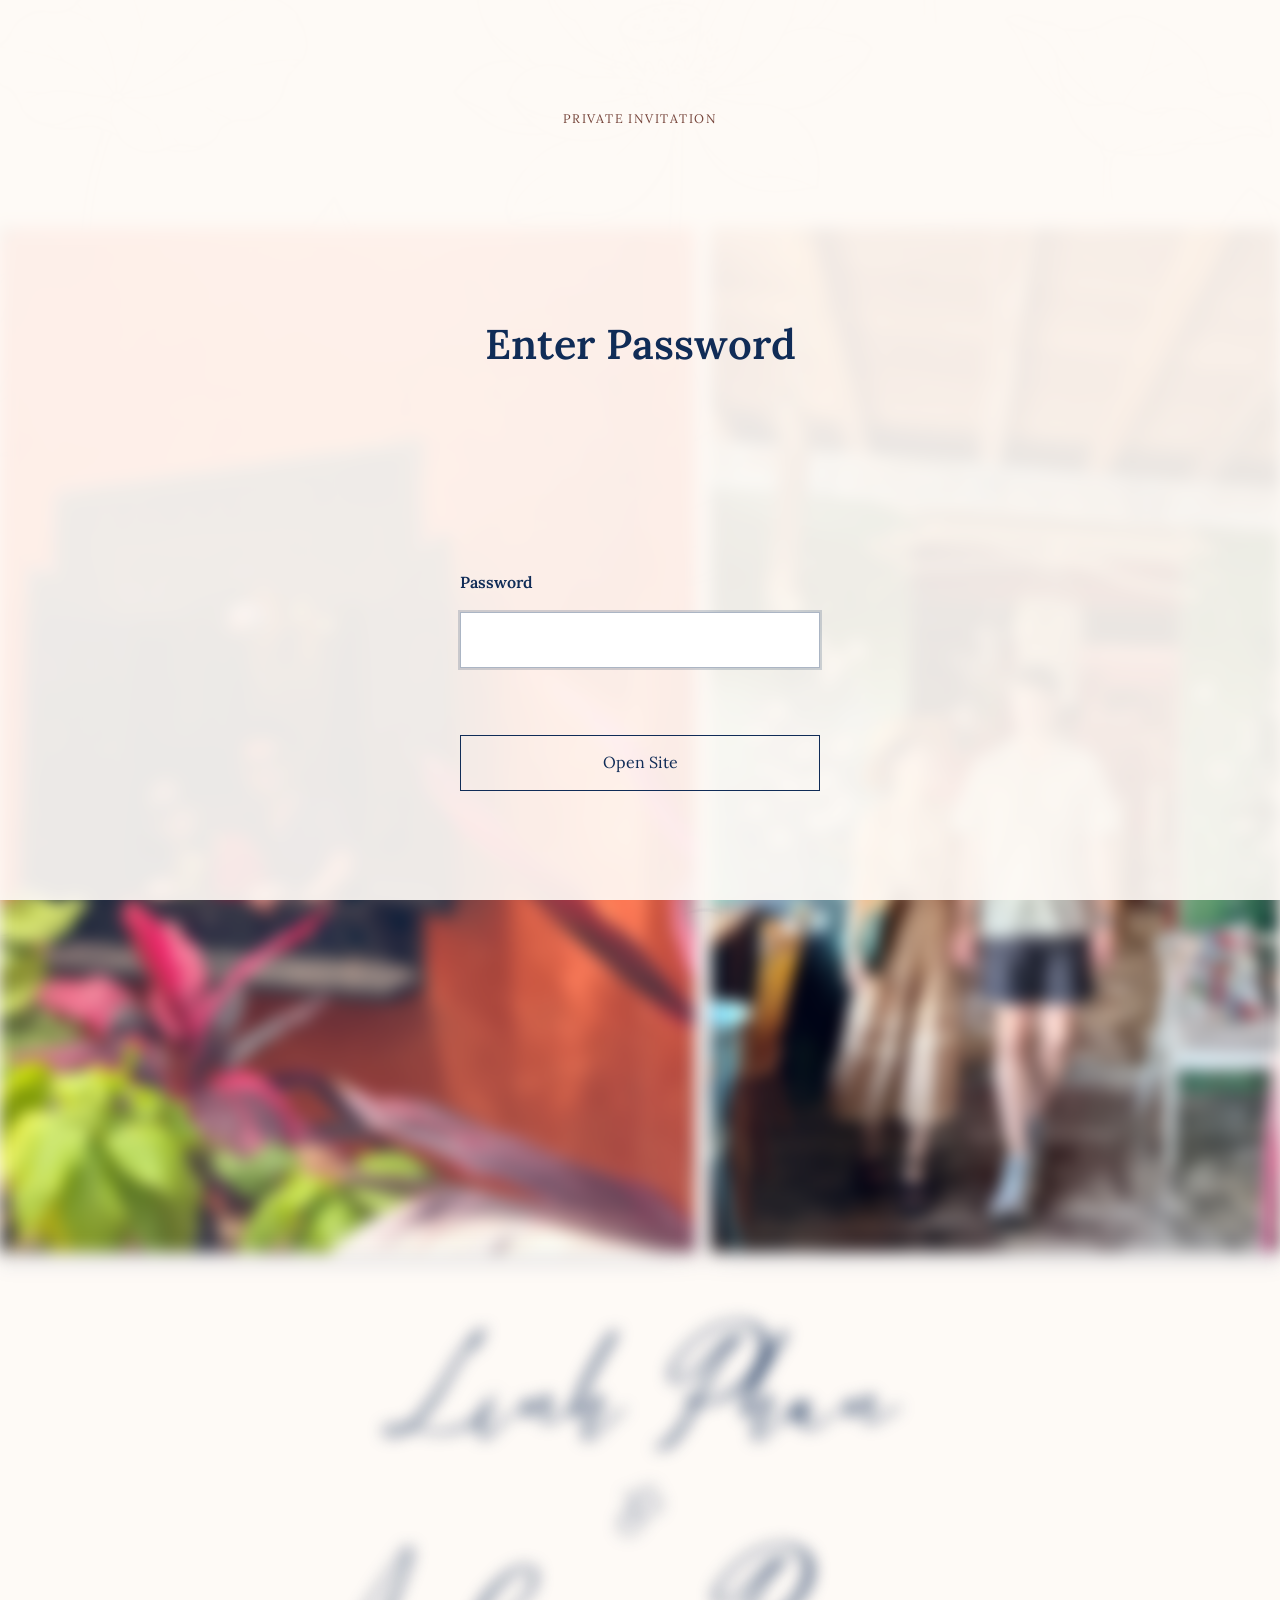
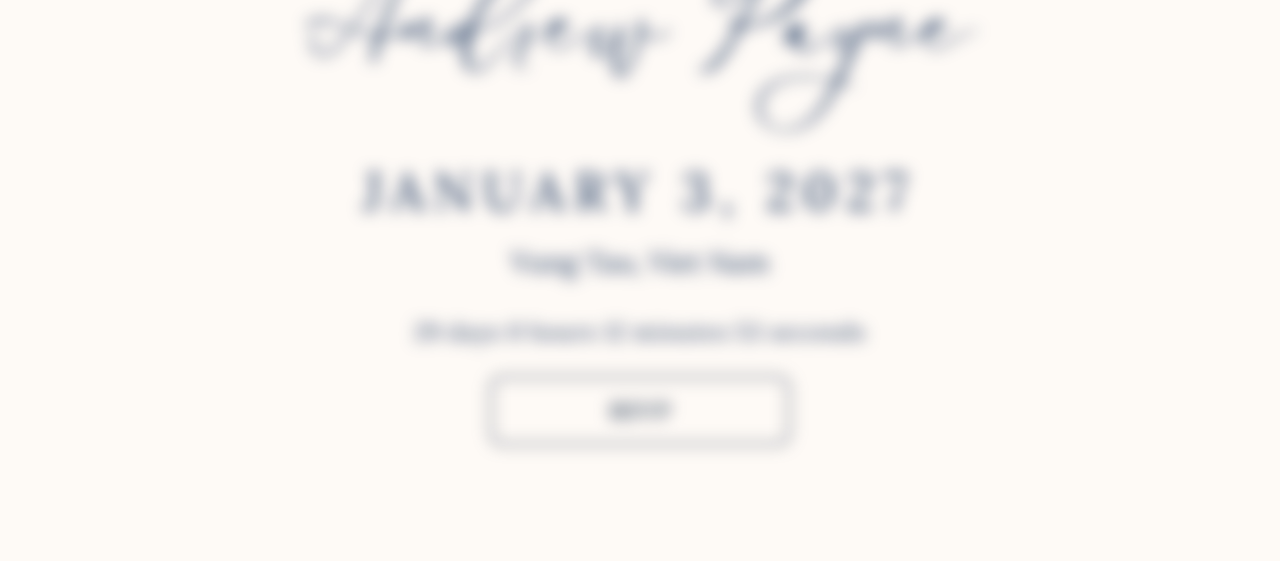
<file: index.html>
<!DOCTYPE html>
<html lang="en">
<head>
    <meta charset="UTF-8">
    <meta name="viewport" content="width=device-width, initial-scale=1.0">
    <title>Home | Wedding</title>
    <link rel="icon" type="image/png" href="extra/favicon.png">
    <link rel="preconnect" href="https://fonts.googleapis.com">
    <link rel="preconnect" href="https://fonts.gstatic.com" crossorigin>
    <link href="https://fonts.googleapis.com/css2?family=Lora:ital,wght@0,400..700;1,400..700&display=swap" rel="stylesheet">
    <link href="https://fonts.googleapis.com/css2?family=Meddon&display=swap" rel="stylesheet">
    <link rel="stylesheet" href="css/style.css">
</head>
<body class="home-page page-locked">
    <header id="site-header">
        <nav id="navbar">
            <ul>
                <li class="site-brand-item"><a href="index.html">Linh & Andrew</a></li>
                <li class="leaf-decoration"><img src="extra/symbol-nav.png" alt="Lotus symbol"></li>
                <li><a href="index.html">Home</a></li>
                <li><a href="schedule.html">Schedule</a></li>
                <li><a href="travel.html">Travel</a></li>
                <li><a href="rsvp.html">RSVP</a></li>
                <li><a href="faqs.html">FAQs</a></li>
            </ul>
        </nav>
    </header>

    <main class="home-main">
        <section class="home-photo-reel" aria-label="Linh and Andrew photo gallery">
            <div class="home-photo-reel__track">
                <div class="home-photo-reel__set">
                    <img src="images/homepage/photo-1.jpg" alt="Linh and Andrew together" fetchpriority="high">
                    <img src="images/homepage/photo-2.jpg" alt="Linh and Andrew together" loading="lazy">
                    <img src="images/homepage/photo-3.jpg" alt="Linh and Andrew together" loading="lazy">
                    <img src="images/homepage/photo-4.jpg" alt="Linh and Andrew together" loading="lazy">
                    <img src="images/homepage/photo-5.jpg" alt="Linh and Andrew together" loading="lazy">
                    <img src="images/homepage/photo-6.jpg" alt="Linh and Andrew together" loading="lazy">
                    <img src="images/homepage/photo-7.jpg" alt="Linh and Andrew together" loading="lazy">
                    <img src="images/homepage/photo-8.jpg" alt="Linh and Andrew together" loading="lazy">
                    <img src="images/homepage/photo-10.jpg" alt="Linh and Andrew together" loading="lazy">
                    <img src="images/homepage/photo-11.jpg" alt="Linh and Andrew together" loading="lazy">
                    <img src="images/homepage/photo-12.jpg" alt="Linh and Andrew together" loading="lazy">
                </div>
                <div class="home-photo-reel__set" aria-hidden="true">
                    <img src="images/homepage/photo-1.jpg" alt="">
                    <img src="images/homepage/photo-2.jpg" alt="">
                    <img src="images/homepage/photo-3.jpg" alt="">
                    <img src="images/homepage/photo-4.jpg" alt="">
                    <img src="images/homepage/photo-5.jpg" alt="">
                    <img src="images/homepage/photo-6.jpg" alt="">
                    <img src="images/homepage/photo-7.jpg" alt="">
                    <img src="images/homepage/photo-8.jpg" alt="">
                    <img src="images/homepage/photo-10.jpg" alt="">
                    <img src="images/homepage/photo-11.jpg" alt="">
                    <img src="images/homepage/photo-12.jpg" alt="">
                </div>
            </div>
        </section>

        <section class="home-intro">
            <p class="home-intro-name">Linh Phan</p>
            <p class="home-intro-ampersand">&amp;</p>
            <p class="home-intro-name">Andrew Payne</p>
            <div class="home-details">
                <p class="home-details-date">January 3, 2027</p>
                <p class="home-details-location">Vung Tau, Viet Nam</p>
                <p class="home-details-countdown" id="countdown" aria-live="polite">Loading countdown...</p>
                <a class="home-rsvp-link" href="rsvp.html">RSVP</a>
            </div>
        </section>
    </main>

    <footer></footer>

    <div class="password-gate">
        <p class="password-gate__eyebrow">Private invitation</p>
        <h1 class="password-gate__title">Enter Password</h1>
        <form class="password-gate__form">
            <label class="password-gate__label" for="site-password">Password</label>
            <input
                class="password-gate__input"
                id="site-password"
                name="site-password"
                type="text"
                inputmode="text"
                autocomplete="off"
                autocapitalize="off"
                spellcheck="false"
                required
            >
            <p class="password-gate__error" aria-live="polite"></p>
            <button class="password-gate__button" type="submit">Open Site</button>
        </form>
    </div>

    <script src="js/script.js"></script>
</body>
</html>
</file>
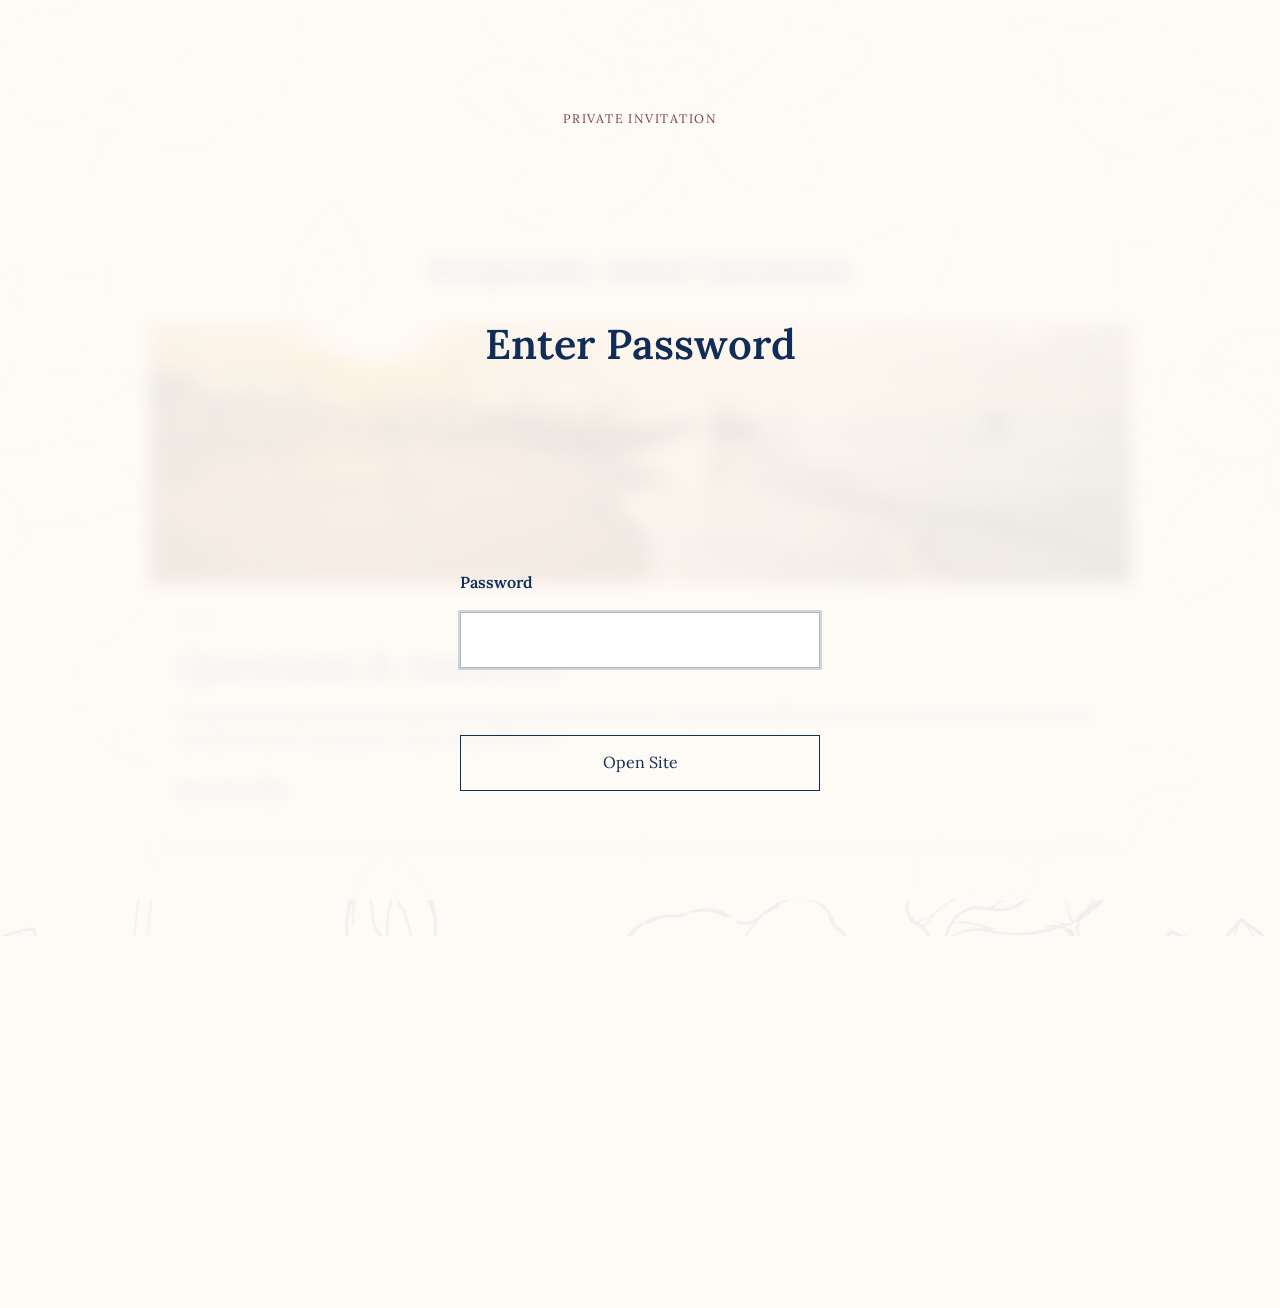
<file: faqs.html>
<!DOCTYPE html>
<html lang="en">
<head>
    <meta charset="UTF-8">
    <meta name="viewport" content="width=device-width, initial-scale=1.0">
    <title>FAQs | Wedding</title>
    <link rel="icon" type="image/png" href="extra/favicon.png">
    <link rel="preconnect" href="https://fonts.googleapis.com">
    <link rel="preconnect" href="https://fonts.gstatic.com" crossorigin>
    <link href="https://fonts.googleapis.com/css2?family=Lora:ital,wght@0,400..700;1,400..700&display=swap" rel="stylesheet">
    <link href="https://fonts.googleapis.com/css2?family=Meddon&display=swap" rel="stylesheet">
    <link rel="stylesheet" href="css/style.css">
</head>
<body class="page-locked">
    <header id="site-header">
        <nav id="navbar">
            <ul>
                <li class="site-brand-item"><a href="index.html">Linh & Andrew</a></li>
                <li class="leaf-decoration"><img src="extra/symbol-nav.png" alt="Lotus symbol"></li>
                <li><a href="index.html">Home</a></li>
                <li><a href="schedule.html">Schedule</a></li>
                <li><a href="travel.html">Travel</a></li>
                <li><a href="rsvp.html">RSVP</a></li>
                <li><a href="faqs.html">FAQs</a></li>
            </ul>
        </nav>
    </header>

    <main>
        <h1>Frequently Asked Questions</h1>
        <section class="faq-feature">
            <a class="faq-card" href="https://www.notion.so/elenalouis/FAQs-3692bd28c072801594c1cbf623dc8f7e" target="_blank" rel="noopener noreferrer">
                <img class="faq-card-image" src="extra/faqs.jpg" alt="Beach view in Viet Nam at sunrise">
                <div class="faq-card-body">
                    <p class="faq-card-eyebrow">FAQs</p>
                    <h2 class="faq-card-title">Questions &amp; Answers</h2>
                    <p class="faq-card-copy">Please see the guide we've prepared for questions and answers. If you have additional questions, you can send them in the RSVP form or directly to Linh at 918-704-7154.</p>
                    <span class="faq-card-link">Open the FAQs </span>
                </div>
            </a>
        </section>
    </main>

    <footer></footer>

    <div class="password-gate">
        <p class="password-gate__eyebrow">Private invitation</p>
        <h1 class="password-gate__title">Enter Password</h1>
        <form class="password-gate__form">
            <label class="password-gate__label" for="site-password">Password</label>
            <input
                class="password-gate__input"
                id="site-password"
                name="site-password"
                type="text"
                inputmode="text"
                autocomplete="off"
                autocapitalize="off"
                spellcheck="false"
                required
            >
            <p class="password-gate__error" aria-live="polite"></p>
            <button class="password-gate__button" type="submit">Open Site</button>
        </form>
    </div>

    <script src="js/script.js"></script>
</body>
</html>
</file>
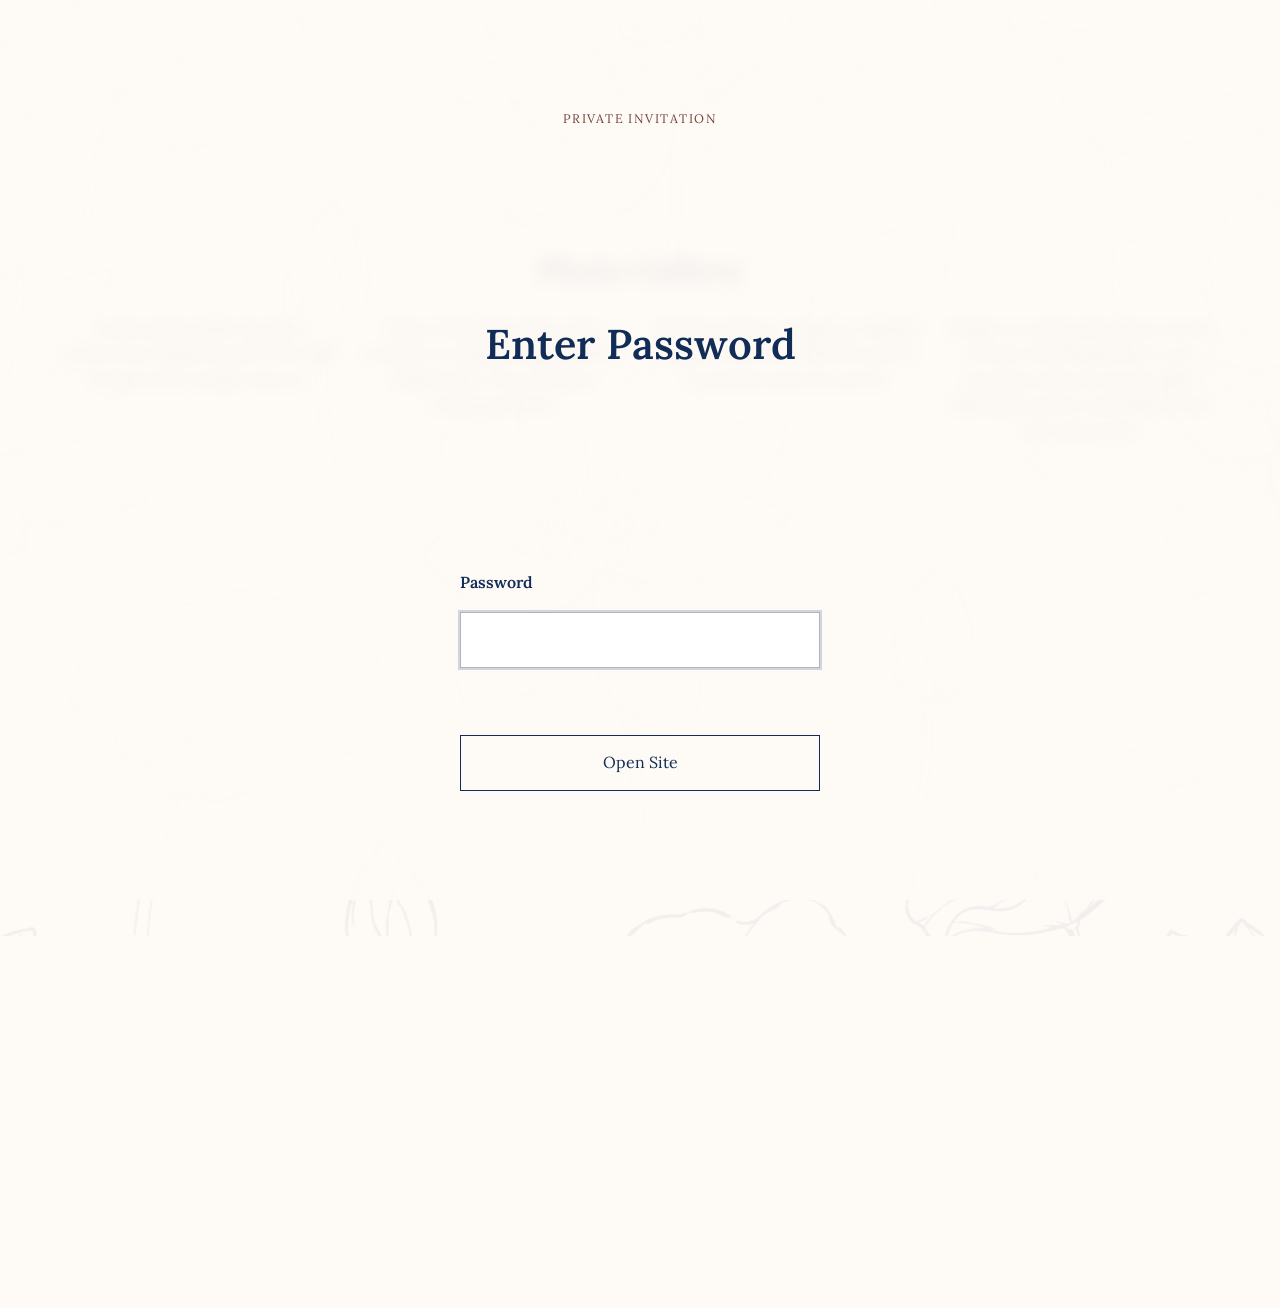
<file: gallery.html>
<!DOCTYPE html>
<html lang="en">
<head>
    <meta charset="UTF-8">
    <meta name="viewport" content="width=device-width, initial-scale=1.0">
    <title>Gallery | Wedding</title>
    <link rel="icon" type="image/png" href="extra/favicon.png">
    <link rel="preconnect" href="https://fonts.googleapis.com">
    <link rel="preconnect" href="https://fonts.gstatic.com" crossorigin>
    <link href="https://fonts.googleapis.com/css2?family=Lora:ital,wght@0,400..700;1,400..700&display=swap" rel="stylesheet">
    <link href="https://fonts.googleapis.com/css2?family=Meddon&display=swap" rel="stylesheet">
    <link rel="stylesheet" href="css/style.css">
</head>
<body class="page-locked">
    <header id="site-header">
        <nav id="navbar">
            <ul>
                <li class="site-brand-item"><a href="index.html">Linh & Andrew</a></li>
                <li class="leaf-decoration"><img src="extra/symbol-nav.png" alt="Lotus symbol"></li>
                <li><a href="index.html">Home</a></li>
                <li><a href="schedule.html">Schedule</a></li>
                <li><a href="travel.html">Travel</a></li>
                <li><a href="rsvp.html">RSVP</a></li>
                <li><a href="faqs.html">FAQs</a></li>
            </ul>
        </nav>
    </header>

    <main>
        <h1>Photo Gallery</h1>
        <section id="gallery">
            <div class="gallery-container">
                <p>Lorem ipsum dolor sit amet, consectetur adipiscing elit. Sed vitae leo sed tortor semper laoreet.</p>
                <p>Donec hendrerit nisl ac justo euismod, in volutpat magna finibus. Nulla facilisi. Cras interdum consequat lorem.</p>
                <p>Vivamus posuere, neque ac volutpat congue, lectus arcu ultricies purus, in porttitor justo leo sed mi.</p>
                <p>Integer ac turpis vitae purus cursus dictum. Morbi imperdiet, ex in tincidunt ultrices, lorem augue bibendum mauris, sed finibus risus elit vitae metus.</p>
            </div>
        </section>
    </main>

    <footer></footer>

    <div class="password-gate">
        <p class="password-gate__eyebrow">Private invitation</p>
        <h1 class="password-gate__title">Enter Password</h1>
        <form class="password-gate__form">
            <label class="password-gate__label" for="site-password">Password</label>
            <input
                class="password-gate__input"
                id="site-password"
                name="site-password"
                type="text"
                inputmode="text"
                autocomplete="off"
                autocapitalize="off"
                spellcheck="false"
                required
            >
            <p class="password-gate__error" aria-live="polite"></p>
            <button class="password-gate__button" type="submit">Open Site</button>
        </form>
    </div>

    <script src="js/script.js"></script>
</body>
</html>
</file>
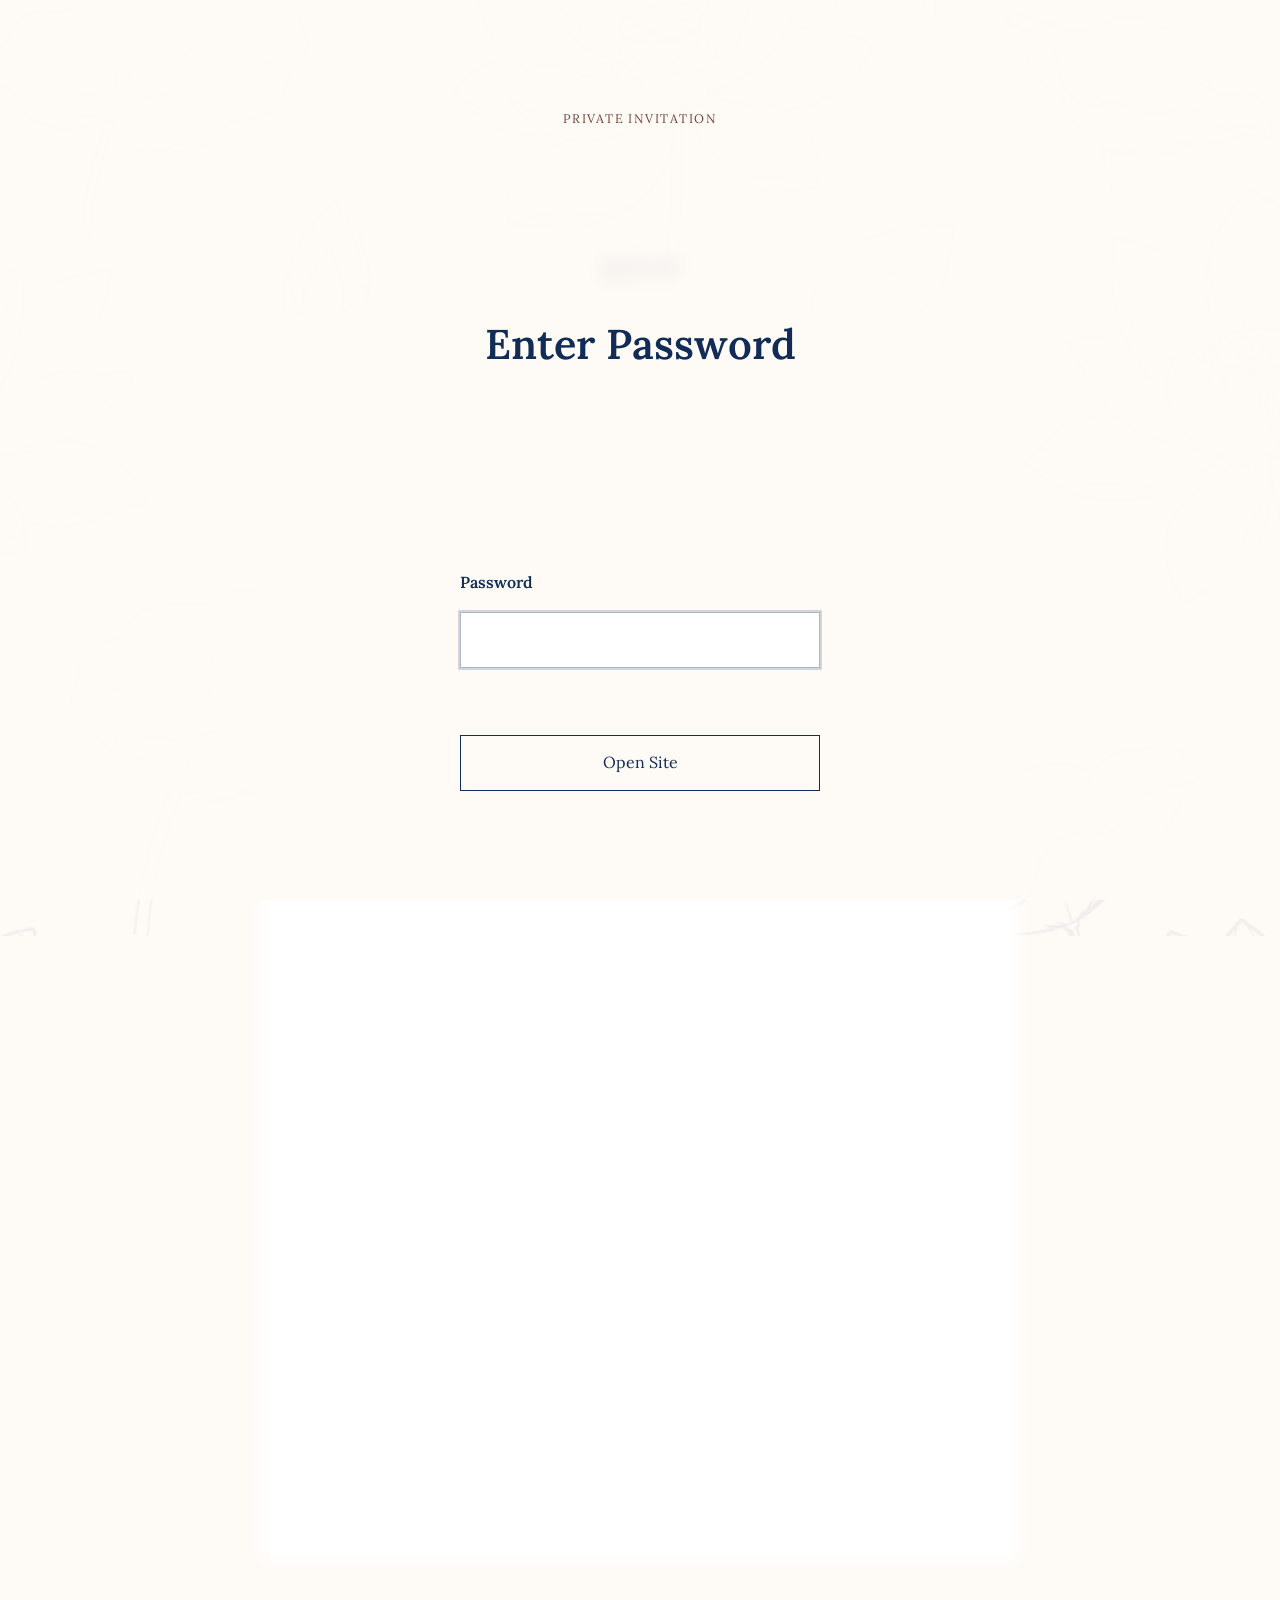
<file: rsvp.html>
<!DOCTYPE html>
<html lang="en">
<head>
    <meta charset="UTF-8">
    <meta name="viewport" content="width=device-width, initial-scale=1.0">
    <title>RSVP | Wedding</title>
    <link rel="icon" type="image/png" href="extra/favicon.png">
    <link rel="preconnect" href="https://fonts.googleapis.com">
    <link rel="preconnect" href="https://fonts.gstatic.com" crossorigin>
    <link href="https://fonts.googleapis.com/css2?family=Lora:ital,wght@0,400..700;1,400..700&display=swap" rel="stylesheet">
    <link href="https://fonts.googleapis.com/css2?family=Meddon&display=swap" rel="stylesheet">
    <link rel="stylesheet" href="css/style.css">
</head>
<body class="page-locked">
    <header id="site-header">
        <nav id="navbar">
            <ul>
                <li class="site-brand-item"><a href="index.html">Linh & Andrew</a></li>
                <li class="leaf-decoration"><img src="extra/symbol-nav.png" alt="Lotus symbol"></li>
                <li><a href="index.html">Home</a></li>
                <li><a href="schedule.html">Schedule</a></li>
                <li><a href="travel.html">Travel</a></li>
                <li><a href="rsvp.html">RSVP</a></li>
                <li><a href="faqs.html">FAQs</a></li>
            </ul>
        </nav>
    </header>

    <main>
        <h1>RSVP</h1>
        <section id="rsvp-form">
            <div class="rsvp-embed">
                <iframe src="https://docs.google.com/forms/d/e/1FAIpQLSd3CBd1gN43-mRS_SEXFzKvD-r8nmCVhg6Mspx2xlnScJCCow/viewform?embedded=true" width="640" height="1242" frameborder="0" marginheight="0" marginwidth="0">Loading...</iframe>
            </div>
        </section>
    </main>

    <footer></footer>

    <div class="password-gate">
        <p class="password-gate__eyebrow">Private invitation</p>
        <h1 class="password-gate__title">Enter Password</h1>
        <form class="password-gate__form">
            <label class="password-gate__label" for="site-password">Password</label>
            <input
                class="password-gate__input"
                id="site-password"
                name="site-password"
                type="text"
                inputmode="text"
                autocomplete="off"
                autocapitalize="off"
                spellcheck="false"
                required
            >
            <p class="password-gate__error" aria-live="polite"></p>
            <button class="password-gate__button" type="submit">Open Site</button>
        </form>
    </div>

    <script src="js/script.js"></script>
</body>
</html>
</file>
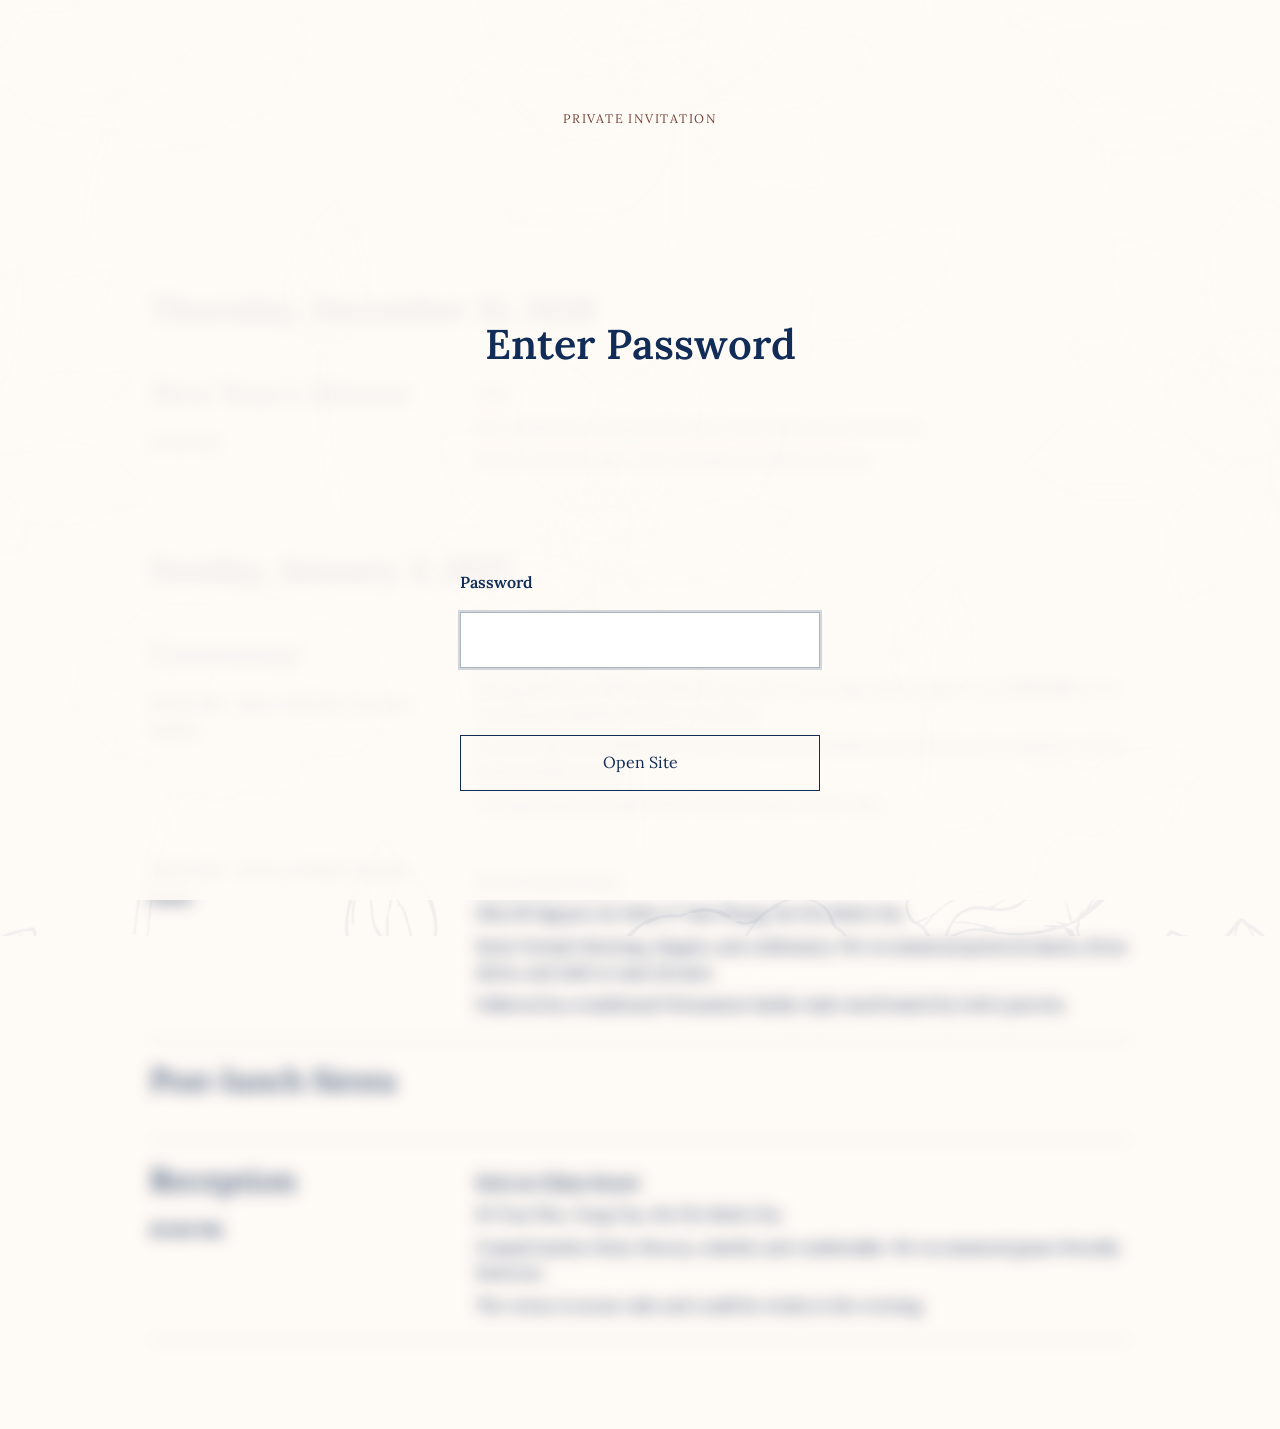
<file: schedule.html>
<!DOCTYPE html>
<html lang="en">
<head>
    <meta charset="UTF-8">
    <meta name="viewport" content="width=device-width, initial-scale=1.0">
    <title>Schedule | Wedding</title>
    <link rel="icon" type="image/png" href="extra/favicon.png">
    <link rel="preconnect" href="https://fonts.googleapis.com">
    <link rel="preconnect" href="https://fonts.gstatic.com" crossorigin>
    <link href="https://fonts.googleapis.com/css2?family=Lora:ital,wght@0,400..700;1,400..700&display=swap" rel="stylesheet">
    <link href="https://fonts.googleapis.com/css2?family=Meddon&display=swap" rel="stylesheet">
    <link href="https://fonts.googleapis.com/css2?family=Libre+Baskerville:ital,wght@0,400;0,700;1,400&display=swap" rel="stylesheet">
    <link rel="stylesheet" href="css/style.css">
</head>
<body class="schedule-page page-locked">
    <header id="site-header">
        <nav id="navbar">
            <ul>
                <li class="site-brand-item"><a href="index.html">Linh & Andrew</a></li>
                <li class="leaf-decoration"><img src="extra/symbol-nav.png" alt="Lotus symbol"></li>
                <li><a href="index.html">Home</a></li>
                <li><a href="schedule.html">Schedule</a></li>
                <li><a href="travel.html">Travel</a></li>
                <li><a href="rsvp.html">RSVP</a></li>
                <li><a href="faqs.html">FAQs</a></li>
            </ul>
        </nav>
    </header>

    <main>
        <section id="schedule-content">
            <div class="schedule-date-section">
                <h2>Thursday, December 31, 2026</h2>
            </div>

            <article class="schedule-item">
                <div class="event-summary">
                    <h3 class="event-title">New Year's Dinner</h3>
                    <div class="event-time">07:00 PM</div>
                </div>
                <div class="event-description">
                    <ul>
                        <li>TBD</li>
                        <li>We would love to ring in the New Year with you in Viet Nam.</li>
                        <li>Dinner and the after-party details are still in process.</li>
                    </ul>
                </div>
            </article>

            <div class="schedule-date-section">
                <h2>Sunday, January 3, 2027</h2>
            </div>

            <article class="schedule-item">
                <div class="event-summary">
                    <h3 class="event-title">Ceremony</h3>
                    <div class="event-time">08:00 AM - Meet with the Groom's family</div>
                </div>
                <div class="event-description">
                    <ul>
                        <li><a href="https://www.google.com/maps/search/?api=1&amp;query=01+Tran+Phu%2C+Vung+Tau%2C+Ho+Chi+Minh+City" target="_blank" rel="noopener noreferrer">Binh An Village Resort</a></li>
                        <li>For guests that will be joining the groom's entourage, please meet us by <strong>8:00 AM</strong> so we can depart together for the ceremony.</li>
                        <li>This is a special tradition in which the groom's family and friends arrive together at the bride's family home.</li>
                        <li>Transportation details will be shared closer to the date.</li>
                    </ul>
                </div>
            </article>

            <article class="schedule-item">
                <div class="event-summary">
                    <div class="event-time">08:30 AM - Arrive at Bride's family home</div>
                </div>
                <div class="event-description">
                    <ul>
                        <li><a href="https://www.google.com/maps/search/?api=1&query=563%2F28+Nguyen+An+Ninh%2C+P.+Tam+Thang%2C+Ho+Chi+Minh+City" target="_blank" rel="noopener noreferrer">Bride's family home</a></li>
                        <li>563/28 Nguyen An Ninh, P. Tam Thang, Ho Chi Minh City</li>
                        <li>Semi-Formal: Morning, elegant, and celebratory. We recommend jackets &amp; slacks, dress shirts, and midi or maxi dresses.</li>
                        <li>Followed by a traditional Vietnamese family-style meal hosted by Linh's parents.</li>
                    </ul>
                </div>
            </article>

            <article class="schedule-item">
                <div class="event-summary">
                    <h3 class="event-title">Post-lunch Siesta</h3>
                    <div class="event-time"></div>
                </div>
                <div class="event-description">
                    
                </div>
            </article>

            <article class="schedule-item">
                <div class="event-summary">
                    <h3 class="event-title">Reception</h3>
                    <div class="event-time">05:00 PM</div>
                </div>
                <div class="event-description">
                    <ul>
                        <li><a href="https://www.google.com/maps/search/?api=1&query=01+Tran+Phu%2C+Vung+Tau%2C+Ho+Chi+Minh+City" target="_blank" rel="noopener noreferrer">Binh An Village Resort</a></li>
                        <li>01 Tran Phu, Vung Tau, Ho Chi Minh City</li>
                        <li>Coastal Garden Party: Breezy, colorful, and comfortable. We recommend grass-friendly footwear.</li>
                        <li>The venue is ocean-side and could be windy in the evening.</li>
                    </ul>
                </div>
            </article>
        </section>
    </main>

    <footer></footer>

    <div class="password-gate">
        <p class="password-gate__eyebrow">Private invitation</p>
        <h1 class="password-gate__title">Enter Password</h1>
        <form class="password-gate__form">
            <label class="password-gate__label" for="site-password">Password</label>
            <input
                class="password-gate__input"
                id="site-password"
                name="site-password"
                type="text"
                inputmode="text"
                autocomplete="off"
                autocapitalize="off"
                spellcheck="false"
                required
            >
            <p class="password-gate__error" aria-live="polite"></p>
            <button class="password-gate__button" type="submit">Open Site</button>
        </form>
    </div>

    <script src="js/script.js"></script>
</body>
</html>
</file>
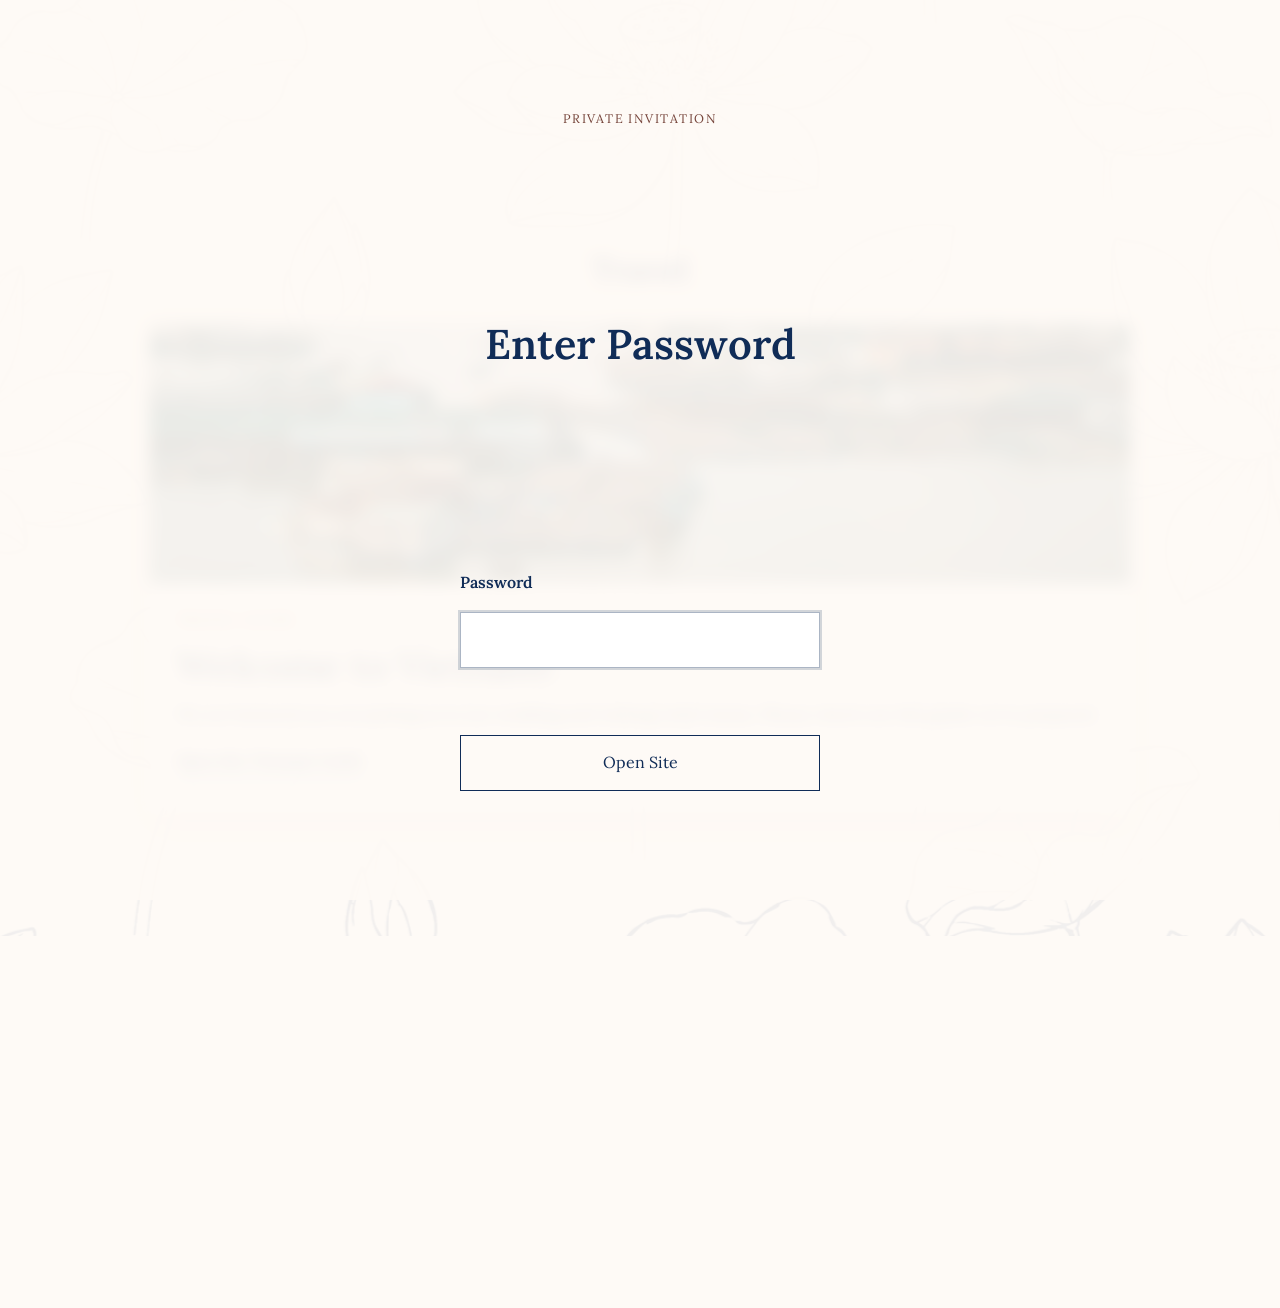
<file: travel.html>
<!DOCTYPE html>
<html lang="en">
<head>
    <meta charset="UTF-8">
    <meta name="viewport" content="width=device-width, initial-scale=1.0">
    <title>Travel | Wedding</title>
    <link rel="icon" type="image/png" href="extra/favicon.png">
    <link rel="preconnect" href="https://fonts.googleapis.com">
    <link rel="preconnect" href="https://fonts.gstatic.com" crossorigin>
    <link href="https://fonts.googleapis.com/css2?family=Lora:ital,wght@0,400..700;1,400..700&display=swap" rel="stylesheet">
    <link href="https://fonts.googleapis.com/css2?family=Meddon&display=swap" rel="stylesheet">
    <link rel="stylesheet" href="css/style.css">
</head>
<body class="page-locked">
    <header id="site-header">
        <nav id="navbar">
            <ul>
                <li class="site-brand-item"><a href="index.html">Linh & Andrew</a></li>
                <li class="leaf-decoration"><img src="extra/symbol-nav.png" alt="Lotus symbol"></li>
                <li><a href="index.html">Home</a></li>
                <li><a href="schedule.html">Schedule</a></li>
                <li><a href="travel.html">Travel</a></li>
                <li><a href="rsvp.html">RSVP</a></li>
                <li><a href="faqs.html">FAQs</a></li>
            </ul>
        </nav>
    </header>

    <main>
        <h1>Travel</h1>
        <section class="travel-feature">
            <a class="travel-card" href="https://www.notion.so/elenalouis/Vi-t-Nam-Guide-3692bd28c072807a9547ec831548dda9" target="_blank" rel="noopener noreferrer">
                <img class="travel-card-image" src="extra/travel.jpg" alt="Waterfront view in Viet Nam">
                <div class="travel-card-body">
                    <p class="travel-card-eyebrow">Travel Guide</p>
                    <h2 class="travel-card-title">Welcome to Vietnam!</h2>
                    <p class="travel-card-copy">We are honored you are joining us in our wedding and visiting Linh's home. Please check out this guide we've prepared.</p>
                    <span class="travel-card-link">Open the Vietnam Guide</span>
                </div>
            </a>
        </section>
    </main>

    <footer></footer>

    <div class="password-gate">
        <p class="password-gate__eyebrow">Private invitation</p>
        <h1 class="password-gate__title">Enter Password</h1>
        <form class="password-gate__form">
            <label class="password-gate__label" for="site-password">Password</label>
            <input
                class="password-gate__input"
                id="site-password"
                name="site-password"
                type="text"
                inputmode="text"
                autocomplete="off"
                autocapitalize="off"
                spellcheck="false"
                required
            >
            <p class="password-gate__error" aria-live="polite"></p>
            <button class="password-gate__button" type="submit">Open Site</button>
        </form>
    </div>

    <script src="js/script.js"></script>
</body>
</html>
</file>
<file: css/style.css>
@font-face {
    font-family: "Le Jour Script";
    src: url("../extra/Le Jour Script Personal Use Only.otf") format("opentype");
    font-display: swap;
}

/* General Styles */
* {
    margin: 0;
    padding: 0;
    box-sizing: border-box;
}

html {
    scroll-behavior: smooth;
    --header-offset: 0px;
}

body {
    position: relative;
    isolation: isolate;
    font-family: "Lora", serif;
    line-height: 1.6;
    color: #102C57;
    text-align: center;
    background-color: #FEFAF6;
}

body::before {
    content: "";
    position: fixed;
    inset: 0;
    z-index: -1;
    pointer-events: none;
    background-image: url("../extra/lotus background.png");
    background-position: center center;
    background-repeat: no-repeat;
    background-size: cover;
    opacity: 0.05;
    transform: scale(1.08);
}

body.page-locked {
    overflow: hidden;
}

body.page-locked #site-header,
body.page-locked main,
body.page-locked footer {
    filter: blur(8px);
    pointer-events: none;
    user-select: none;
}

button,
input,
select,
textarea {
    font: inherit;
}

/* Navigation */
#site-header {
    width: 100%;
    background: transparent;
}

.site-brand-item {
    width: 100%;
    text-align: center;
    padding-top: 20px;
}

.site-brand-item a {
    display: inline-block !important;
    font-family: "Le Jour Script", "Meddon", cursive;
    font-size: 4.5rem !important;
    line-height: 1.2;
    color: #76453B;
    text-decoration: none;
    padding: 0 12px 8px;
}

.site-brand-item a:hover {
    color: #B19470;
}

#navbar {
    background: transparent;
    width: 100%;
    opacity: 0;
    transform: translateY(-28px);
    transition: opacity 0.7s ease, transform 0.7s ease;
}

body.page-ready #navbar {
    opacity: 1;
    transform: translateY(0);
}

#navbar .site-brand-item a,
#navbar .site-brand-item a:hover {
    text-decoration: none;
}
#navbar ul {
    list-style: none;
    display: flex;
    justify-content: center;
    align-items: center;
    flex-wrap: wrap;
    gap: 0;
}

#navbar li {
    margin: 0;
}

#navbar a {
    display: inline-block;
    color: #102C57;
    text-align: center;
    padding: 10px 14px 12px;
    text-decoration: none;
    transition: opacity 0.2s ease, text-decoration-color 0.2s ease;
    font-size: clamp(1rem, 1.4vw, 1.1rem);
}

#navbar a:hover {
    color: #B19470;
    text-decoration: underline;
    text-underline-offset: 0.2em;
}

.leaf-decoration {
    display: inline-flex;
    align-items: center;
    justify-content: center;
    padding: 8px 12px;
}

.leaf-decoration img {
    height: 56px;
    width: auto;
    mix-blend-mode: multiply;
    opacity: 1;
    transition: transform 0.2s ease;
}

.leaf-decoration img:hover {
    transform: scale(1.05);
}

/* Main Content */
main {
    max-width: 1200px;
    margin: 0 auto;
    padding: 24px 20px 20px;
    min-height: 120vh;
}

body.home-page {
    background-color: #FEFAF6;
}

.home-main {
    max-width: none;
    width: 100%;
    margin: 0;
    padding: 0;
    min-height: 0;
}

.home-main section {
    margin: 0;
}

.home-photo-reel {
    width: 100%;
    overflow-x: auto;
    overflow-y: hidden;
    padding: 28px 0 18px;
    cursor: grab;
    scrollbar-width: none;
    touch-action: auto;
    user-select: none;
}

.home-photo-reel::-webkit-scrollbar {
    display: none;
}

.home-photo-reel.is-dragging {
    cursor: grabbing;
}

.home-photo-reel__track {
    display: flex;
    width: max-content;
}

.home-photo-reel__set {
    display: flex;
    flex-shrink: 0;
    gap: 16px;
    padding-right: 16px;
}

.home-photo-reel img {
    display: block;
    width: clamp(525px, 60vw, 825px);
    aspect-ratio: 3 / 4;
    flex: 0 0 auto;
    object-fit: cover;
    object-position: center;
    background: #eee7df;
    box-shadow: 0 12px 28px rgba(16, 44, 87, 0.1);
    -webkit-user-drag: none;
}

.home-intro {
    padding: 72px 20px 88px;
    text-align: center;
}

.home-intro-name,
.home-intro-ampersand {
    font-family: "Le Jour Script", "Meddon", cursive;
    color: #102C57;
    line-height: 1.05;
}

.home-intro-name {
    margin: 0;
    font-size: clamp(4.5rem, 10vw, 8rem);
}

.home-intro-ampersand {
    margin: 12px 0;
    font-size: clamp(2.4rem, 5vw, 3.8rem);
}

.home-details {
    display: grid;
    gap: 18px;
    justify-items: center;
    margin-top: 36px;
    padding: 26px 24px 0;
}

.home-details-date {
    margin: 0;
    font-size: clamp(2rem, 4.8vw, 3.3rem);
    letter-spacing: 0.18em;
    text-transform: uppercase;
    line-height: 1.15;
}

.home-details-location {
    margin: 0;
    font-size: clamp(1.25rem, 2.2vw, 1.9rem);
}

.home-details-countdown {
    margin: 10px 0 8px;
    font-size: clamp(1.1rem, 1.9vw, 1.45rem);
    letter-spacing: 0.04em;
}

.home-rsvp-link {
    display: inline-block;
    min-width: min(300px, 82vw);
    padding: 14px 28px;
    border: 2px solid #3e5067;
    border-radius: 12px;
    background: transparent;
    color: #3e5067;
    text-decoration: none;
    font-size: 1.45rem;
    font-weight: 600;
    letter-spacing: 0.03em;
    transition: background-color 0.2s ease, color 0.2s ease, transform 0.2s ease;
}

.home-rsvp-link:hover,
.home-rsvp-link:focus-visible,
.home-rsvp-link:active {
    background: #3e5067;
    color: #fff;
    transform: translateY(-1px);
}

.home-rsvp-link:active {
    transform: translateY(0);
}

h1, h2, h3 {
    margin: 20px 0 10px;
    font-weight: 600;
    color: #102C57;
}

section {
    margin: 20px 0;
}

/* Footer */
footer {
    color: #102C57;
    text-align: center;
    padding: 0 20px 28px;
    margin-top: 0;
}

.password-gate {
    position: fixed;
    inset: 0;
    z-index: 2000;
    display: grid;
    place-items: center;
    gap: 12px;
    padding: max(24px, env(safe-area-inset-top)) max(20px, env(safe-area-inset-right)) max(24px, env(safe-area-inset-bottom)) max(20px, env(safe-area-inset-left));
    min-height: 100vh;
    min-height: 100svh;
    background: rgba(254, 250, 246, 0.92);
    text-align: center;
    transition: opacity 0.22s ease, transform 0.22s ease;
    animation: password-gate-enter 0.28s ease-out both;
}

.password-gate.is-closing {
    opacity: 0;
    transform: scale(0.99);
    pointer-events: none;
}

.password-gate__eyebrow {
    margin: 0;
    letter-spacing: 0.12em;
    text-transform: uppercase;
    font-size: 0.78rem;
    color: #76453B;
}

.password-gate__title {
    margin: 0;
    color: #102C57;
    font-size: clamp(2rem, 4vw, 2.6rem);
}

.password-gate__form {
    display: grid;
    gap: 12px;
    width: min(92vw, 360px);
    margin: 0 auto;
}

.password-gate__label {
    font-weight: 600;
    color: #102C57;
    text-align: left;
}

.password-gate__input {
    width: 100%;
    padding: 14px 16px;
    border: 1px solid rgba(118, 69, 59, 0.24);
    border-radius: 0;
    background: #fff;
    color: #102C57;
    font-size: 16px;
}

.password-gate__input:focus {
    outline: 2px solid rgba(16, 44, 87, 0.18);
    border-color: rgba(16, 44, 87, 0.35);
}

.password-gate__error {
    min-height: 1.4em;
    margin: 0;
    color: #a1463f;
}

.password-gate__button {
    margin-top: 6px;
    padding: 14px 18px;
    border: 1px solid #102C57;
    border-radius: 0;
    background: transparent;
    color: #102C57;
    cursor: pointer;
    transition: opacity 0.2s ease, transform 0.2s ease;
}

.password-gate__button:hover {
    opacity: 0.92;
    transform: translateY(-1px);
}

@keyframes password-gate-enter {
    from {
        opacity: 0;
        transform: translateY(10px);
    }

    to {
        opacity: 1;
        transform: translateY(0);
    }
}

@media (max-width: 480px) {
    .password-gate {
        gap: 10px;
        padding: max(18px, env(safe-area-inset-top)) max(16px, env(safe-area-inset-right)) max(18px, env(safe-area-inset-bottom)) max(16px, env(safe-area-inset-left));
    }

    .password-gate__eyebrow {
        font-size: 0.72rem;
    }

    .password-gate__title {
        font-size: clamp(1.7rem, 8vw, 2.2rem);
    }

    .password-gate__form {
        width: min(100%, 340px);
    }

    .password-gate__label {
        font-size: 0.98rem;
    }

    .password-gate__input,
    .password-gate__button {
        min-height: 48px;
    }
}

/* Gallery */
.gallery-container {
    display: grid;
    grid-template-columns: repeat(auto-fit, minmax(250px, 1fr));
    gap: 15px;
}

/* Forms */
form {
    max-width: 500px;
    margin: 20px auto;
    text-align: left;
}

form label {
    display: block;
    margin: 10px 0 5px;
    font-weight: bold;
}

form input,
form select {
    width: 100%;
    padding: 8px;
    margin-bottom: 15px;
    border: 1px solid #ddd;
    border-radius: 4px;
}

form button {
    background-color: transparent;
    color: #102C57;
    padding: 10px 20px;
    border: 1px solid #102C57;
    border-radius: 4px;
    cursor: pointer;
    transition: background-color 0.3s;
}

form button:hover {
    background-color: #B19470;
    color: #F8FAE5;
}

#rsvp-form {
    max-width: 760px;
    margin: 0 auto;
}

.rsvp-embed {
    width: 100%;
    margin: 24px auto 0;
}

.rsvp-embed iframe {
    display: block;
    width: 100%;
    max-width: 100%;
    min-height: 1242px;
    border: 0;
    background: #fff;
}

/* FAQ */
.faq-item {
    margin: 15px 0;
    padding: 15px;
    border: 1px solid rgba(58, 42, 37, 0.2);
    border-radius: 4px;
}

.faq-message {
    max-width: 760px;
    margin: 24px auto 0;
    font-size: 1rem;
    line-height: 1.8;
}

.faq-feature {
    max-width: 980px;
    margin: 28px auto 0;
}

.faq-card {
    display: block;
    overflow: hidden;
    text-decoration: none;
    background: rgba(255, 255, 255, 0.8);
    box-shadow: 0 16px 34px rgba(16, 44, 87, 0.08);
}

.faq-card-image {
    display: block;
    width: 100%;
    height: clamp(180px, 28vw, 260px);
    object-fit: cover;
    object-position: center 60%;
}

.faq-card-body {
    padding: 24px 26px 30px;
    text-align: left;
}

.faq-card-eyebrow {
    margin: 0 0 10px;
    font-size: 0.92rem;
    letter-spacing: 0.08em;
    text-transform: uppercase;
    color: #76453B;
}

.faq-card-title {
    margin: 0 0 12px;
    font-family: "Libre Baskerville", "Lora", serif;
    font-size: clamp(1.8rem, 3vw, 2.4rem);
    font-weight: 400;
    line-height: 1.25;
}

.faq-card-copy {
    margin: 0 0 20px;
    font-size: 1.05rem;
}

.faq-card-link {
    display: inline-block;
    padding-bottom: 4px;
    border-bottom: 2px solid #7aa7c7;
    font-size: 1rem;
    font-weight: 600;
}

.travel-feature {
    max-width: 980px;
    margin: 28px auto 0;
}

.travel-card {
    display: block;
    overflow: hidden;
    text-decoration: none;
    background: rgba(255, 255, 255, 0.8);
    box-shadow: 0 16px 34px rgba(16, 44, 87, 0.08);
}

.travel-card-image {
    display: block;
    width: 100%;
    height: clamp(180px, 28vw, 260px);
    object-fit: cover;
    object-position: center 58%;
}

.travel-card-body {
    padding: 24px 26px 30px;
    text-align: left;
}

.travel-card-eyebrow {
    margin: 0 0 10px;
    font-size: 0.92rem;
    letter-spacing: 0.08em;
    text-transform: uppercase;
    color: #76453B;
}

.travel-card-title {
    margin: 0 0 12px;
    font-family: "Libre Baskerville", "Lora", serif;
    font-size: clamp(1.8rem, 3vw, 2.4rem);
    font-weight: 400;
    line-height: 1.25;
}

.travel-card-copy {
    margin: 0 0 20px;
    font-size: 1.05rem;
}

.travel-card-link {
    display: inline-block;
    padding-bottom: 4px;
    border-bottom: 2px solid #7aa7c7;
    font-size: 1rem;
    font-weight: 600;
}

/* Schedule */
#schedule-content {
    max-width: 980px;
    margin: 0 auto;
    padding: 12px 0 40px;
}

.schedule-actions {
    display: flex;
    justify-content: flex-start;
    margin-bottom: 20px;
    
}

.calendar-button {
    display: inline-block;
    padding: 0 0 4px;
    border-bottom: 2px solid #7aa7c7;
    text-decoration: none;
    font-size: 1.05rem;
}

.calendar-button:hover {
    opacity: 0.8;
}

.schedule-date-section {
    margin-top: 48px;
    margin-bottom: 18px;
    text-align: left;
    font-size: 1.35rem;
}

.schedule-date-section h2 {
    margin: 0;
}

.schedule-date-section sup {
    font-size: 0.65em;
}

.schedule-item {
    display: grid;
    grid-template-columns: minmax(220px, 0.85fr) minmax(0, 2fr);
    gap: 48px;
    align-items: start;
    padding: 18px 0 22px;
    border-bottom: 1px solid rgba(58, 42, 37, 0.18);
    text-align: left;
}

.event-title {
    margin: 0 0 14px;
    font-family: "Libre Baskerville", serif;
    font-size: clamp(1.6rem, 2.2vw, 2rem);
    font-weight: 400;
    font-style: normal;
}

.event-summary {
    display: flex;
    flex-direction: column;
    gap: 0;
}

.event-time {
    font-weight: 600;
}

.event-description {
    max-width: none;
    width: 100%;
    padding-top: 10px;
}

.event-description ul {
    margin: 0;
    padding-left: 0;
    list-style: none;
}

.event-description li + li {
    margin-top: 0.45rem;
}

/* Countdown */
#timer {
    font-size: 24px;
    text-align: center;
    padding: 20px;
}

a {
    color: inherit;
}

@media (max-width: 768px) {
    body {
        padding-top: 0;
    }

    main {
        padding-inline: clamp(12px, 4vw, 20px);
    }

    #site-header {
        padding-inline: 0;
    }

    #navbar ul {
        display: grid;
        grid-template-columns: repeat(6, auto);
        justify-content: center;
        gap: 0;
    }

    #navbar {
        padding: 0;
    }

    .site-brand-item {
        grid-column: 1 / -1;
        width: auto;
        padding-top: 0;
    }

    .site-brand-item a {
        font-size: clamp(2.8rem, 14vw, 4.5rem) !important;
    }

    #navbar a {
        padding: 8px clamp(4px, 1.7vw, 9px) 10px;
        font-size: clamp(0.78rem, 3.4vw, 1rem);
        white-space: nowrap;
    }

    .leaf-decoration {
        padding: 4px clamp(3px, 1vw, 6px);
    }

    .leaf-decoration img {
        height: clamp(34px, 10vw, 44px);
    }

    #schedule-content {
        padding-top: 0;
    }

    .schedule-actions {
        margin-bottom: 16px;
    }

    .schedule-date-section {
        margin-top: 32px;
        margin-bottom: 10px;
    }

    .schedule-item {
        grid-template-columns: 1fr;
        gap: 14px;
        padding: 18px 0;
    }

    .event-title {
        margin-bottom: 10px;
    }

    .event-description {
        max-width: none;
        padding-top: 0;
    }

    .home-intro {
        padding: 56px 20px 72px;
    }

    .home-photo-reel {
        padding-top: 18px;
    }

    .home-photo-reel__set {
        gap: 10px;
        padding-right: 10px;
    }

    .home-photo-reel img {
        width: min(82vw, 525px);
    }

    .home-details {
        gap: 14px;
        margin-top: 28px;
        padding-top: 18px;
    }

    .home-details-date {
        letter-spacing: 0.1em;
    }

    .home-details-countdown {
        line-height: 1.7;
    }

    .rsvp-embed iframe {
        min-height: 1320px;
    }
}

@media (prefers-reduced-motion: reduce) {
    .home-photo-reel__set[aria-hidden="true"] {
        display: none;
    }
}
</file>
